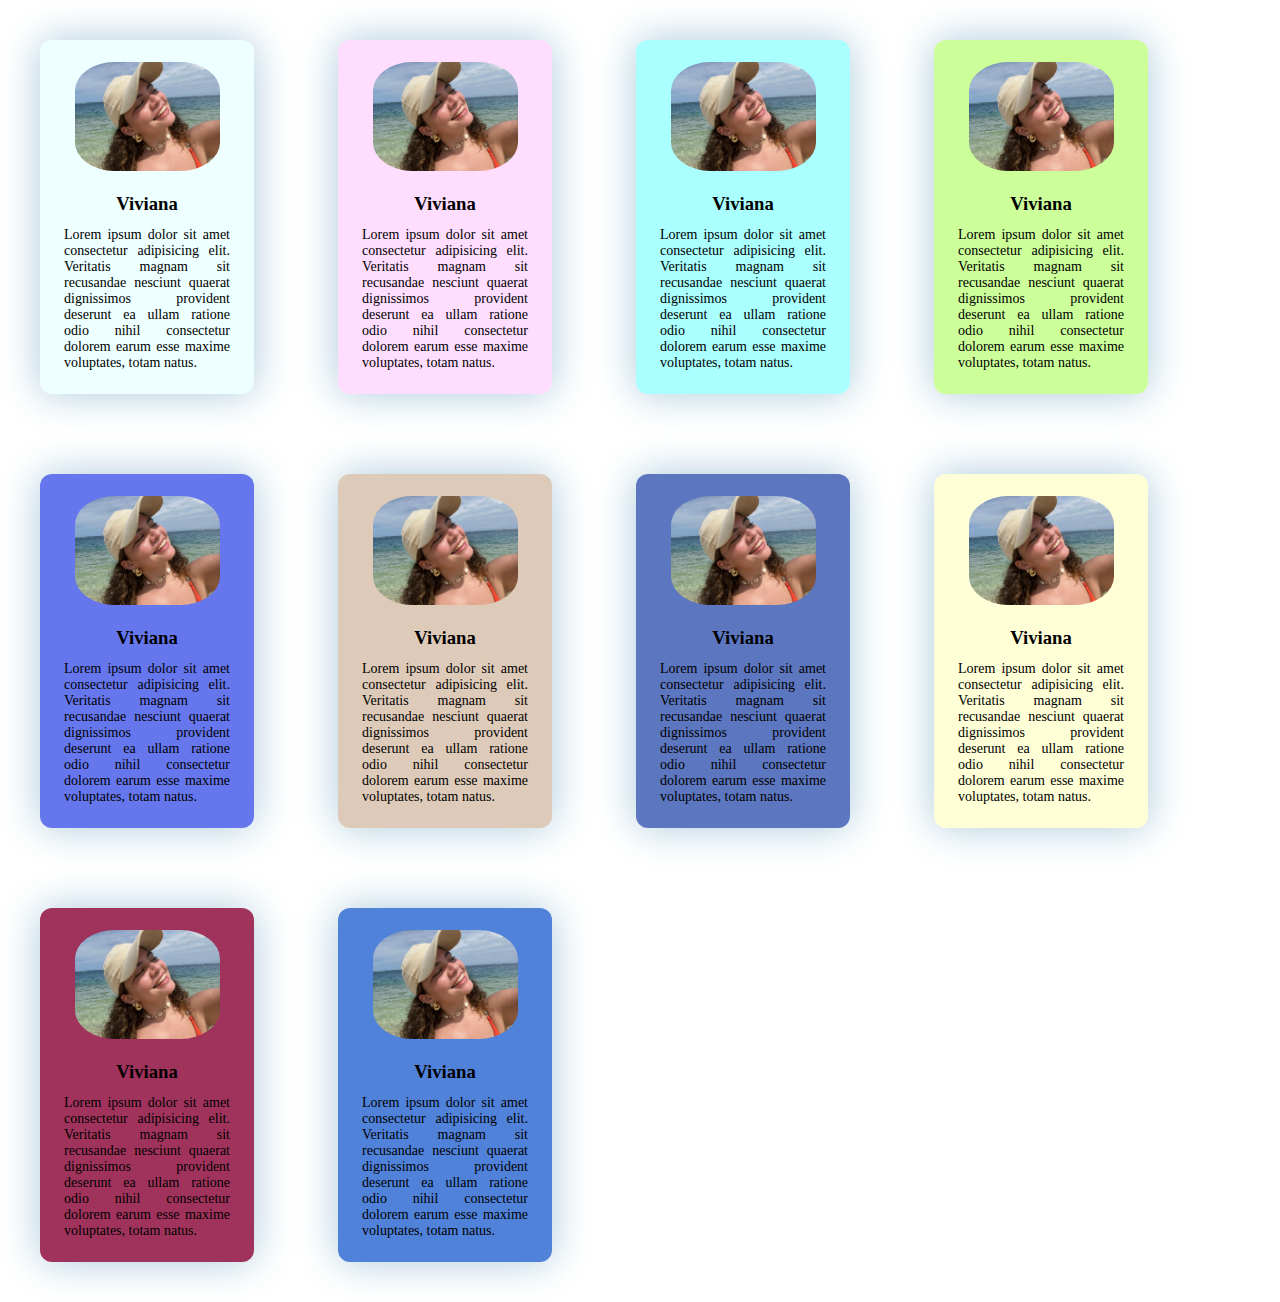
<file: index.html>
<!DOCTYPE html>
<html lang="en">
<head>
    <meta charset="UTF-8">
    <meta name="viewport" content="width=device-width, initial-scale=1.0">
    <title>Cards</title>
    <link rel="stylesheet" href="styles.css">
</head>
<body>
    <header></header>
    <main>
        <div>
            <div class="card_Model" id="card_1">
                <img src="images/diosa.jpg" alt="image example">
                <h3 class="card_Title">Viviana</h3>
                <p class="card_Content">Lorem ipsum dolor sit amet consectetur adipisicing elit. Veritatis magnam sit recusandae nesciunt quaerat dignissimos provident deserunt ea ullam ratione odio nihil consectetur dolorem earum esse maxime voluptates, totam natus.</p>
            </div>
            <div class="card_Model" id="card_2">
                <img src="images/diosa.jpg" alt="image example">
                <h3 class="card_Title">Viviana</h3>
                <p class="card_Content">Lorem ipsum dolor sit amet consectetur adipisicing elit. Veritatis magnam sit recusandae nesciunt quaerat dignissimos provident deserunt ea ullam ratione odio nihil consectetur dolorem earum esse maxime voluptates, totam natus.</p>
            </div>
            <div class="card_Model" id="card_3">
                <img src="images/diosa.jpg" alt="image example">
                <h3 class="card_Title">Viviana</h3>
                <p class="card_Content">Lorem ipsum dolor sit amet consectetur adipisicing elit. Veritatis magnam sit recusandae nesciunt quaerat dignissimos provident deserunt ea ullam ratione odio nihil consectetur dolorem earum esse maxime voluptates, totam natus.</p>
            </div>
            <div class="card_Model" id="card_4">
                <img src="images/diosa.jpg" alt="image example">
                <h3 class="card_Title">Viviana</h3>
                <p class="card_Content">Lorem ipsum dolor sit amet consectetur adipisicing elit. Veritatis magnam sit recusandae nesciunt quaerat dignissimos provident deserunt ea ullam ratione odio nihil consectetur dolorem earum esse maxime voluptates, totam natus.</p>
            </div>
            <div class="card_Model" id="card_5">
                <img src="images/diosa.jpg" alt="image example">
                <h3 class="card_Title">Viviana</h3>
                <p class="card_Content">Lorem ipsum dolor sit amet consectetur adipisicing elit. Veritatis magnam sit recusandae nesciunt quaerat dignissimos provident deserunt ea ullam ratione odio nihil consectetur dolorem earum esse maxime voluptates, totam natus.</p>
            </div>
            <div class="card_Model" id="card_6">
                <img src="images/diosa.jpg" alt="image example">
                <h3 class="card_Title">Viviana</h3>
                <p class="card_Content">Lorem ipsum dolor sit amet consectetur adipisicing elit. Veritatis magnam sit recusandae nesciunt quaerat dignissimos provident deserunt ea ullam ratione odio nihil consectetur dolorem earum esse maxime voluptates, totam natus.</p>
            </div>
            <div class="card_Model" id="card_7">
                <img src="images/diosa.jpg" alt="image example">
                <h3 class="card_Title">Viviana</h3>
                <p class="card_Content">Lorem ipsum dolor sit amet consectetur adipisicing elit. Veritatis magnam sit recusandae nesciunt quaerat dignissimos provident deserunt ea ullam ratione odio nihil consectetur dolorem earum esse maxime voluptates, totam natus.</p>
            </div>
            <div class="card_Model" id="card_8">
                <img src="images/diosa.jpg" alt="image example">
                <h3 class="card_Title">Viviana</h3>
                <p class="card_Content">Lorem ipsum dolor sit amet consectetur adipisicing elit. Veritatis magnam sit recusandae nesciunt quaerat dignissimos provident deserunt ea ullam ratione odio nihil consectetur dolorem earum esse maxime voluptates, totam natus.</p>
            </div>
            <div class="card_Model" id="card_9">
                <img src="images/diosa.jpg" alt="image example">
                <h3 class="card_Title">Viviana</h3>
                <p class="card_Content">Lorem ipsum dolor sit amet consectetur adipisicing elit. Veritatis magnam sit recusandae nesciunt quaerat dignissimos provident deserunt ea ullam ratione odio nihil consectetur dolorem earum esse maxime voluptates, totam natus.</p>
            </div>
            <div class="card_Model" id="card_10">
                <img src="images/diosa.jpg" alt="image example">
                <h3 class="card_Title">Viviana</h3>
                <p class="card_Content">Lorem ipsum dolor sit amet consectetur adipisicing elit. Veritatis magnam sit recusandae nesciunt quaerat dignissimos provident deserunt ea ullam ratione odio nihil consectetur dolorem earum esse maxime voluptates, totam natus.</p>
            </div>
        </div>
    </main>
    <footer></footer>
</body>
</html>
</file>
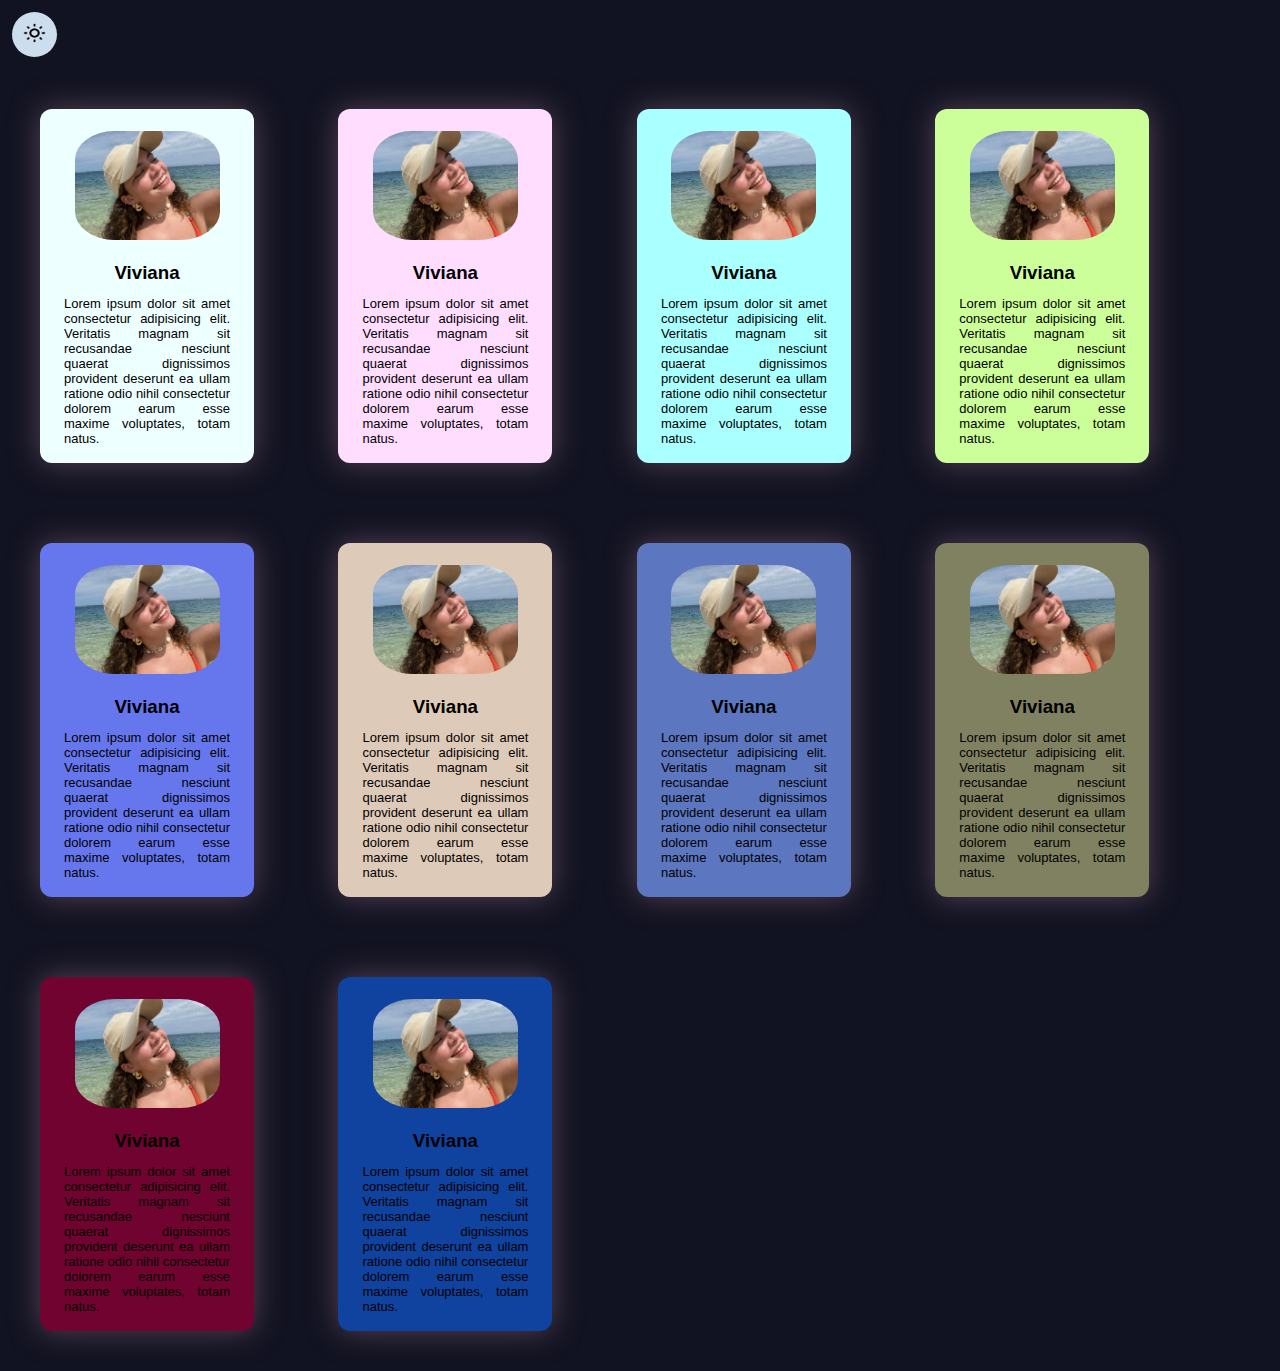
<file: dark_mode.html>
<!DOCTYPE html>
<html lang="en">
<head>
    <meta charset="UTF-8">
    <meta name="viewport" content="width=device-width, initial-scale=1.0">
    <title>Cards</title>
    <link rel="stylesheet" href="styles/styles_dark.css">
</head>
<body>
    <header>
        <button><a href="index.html"><img src="images/light-mode.png" alt="light_mode" class="light_mode"></a></button>
    </header>
    <main>
        <div>
            <div class="card_Model" id="card_1">
                <img src="images/diosa.jpg" alt="image example">
                <h3 class="card_Title">Viviana</h3>
                <p class="card_Content">Lorem ipsum dolor sit amet consectetur adipisicing elit. Veritatis magnam sit recusandae nesciunt quaerat dignissimos provident deserunt ea ullam ratione odio nihil consectetur dolorem earum esse maxime voluptates, totam natus.</p>
            </div>
            <div class="card_Model" id="card_2">
                <img src="images/diosa.jpg" alt="image example">
                <h3 class="card_Title">Viviana</h3>
                <p class="card_Content">Lorem ipsum dolor sit amet consectetur adipisicing elit. Veritatis magnam sit recusandae nesciunt quaerat dignissimos provident deserunt ea ullam ratione odio nihil consectetur dolorem earum esse maxime voluptates, totam natus.</p>
            </div>
            <div class="card_Model" id="card_3">
                <img src="images/diosa.jpg" alt="image example">
                <h3 class="card_Title">Viviana</h3>
                <p class="card_Content">Lorem ipsum dolor sit amet consectetur adipisicing elit. Veritatis magnam sit recusandae nesciunt quaerat dignissimos provident deserunt ea ullam ratione odio nihil consectetur dolorem earum esse maxime voluptates, totam natus.</p>
            </div>
            <div class="card_Model" id="card_4">
                <img src="images/diosa.jpg" alt="image example">
                <h3 class="card_Title">Viviana</h3>
                <p class="card_Content">Lorem ipsum dolor sit amet consectetur adipisicing elit. Veritatis magnam sit recusandae nesciunt quaerat dignissimos provident deserunt ea ullam ratione odio nihil consectetur dolorem earum esse maxime voluptates, totam natus.</p>
            </div>
            <div class="card_Model" id="card_5">
                <img src="images/diosa.jpg" alt="image example">
                <h3 class="card_Title">Viviana</h3>
                <p class="card_Content">Lorem ipsum dolor sit amet consectetur adipisicing elit. Veritatis magnam sit recusandae nesciunt quaerat dignissimos provident deserunt ea ullam ratione odio nihil consectetur dolorem earum esse maxime voluptates, totam natus.</p>
            </div>
            <div class="card_Model" id="card_6">
                <img src="images/diosa.jpg" alt="image example">
                <h3 class="card_Title">Viviana</h3>
                <p class="card_Content">Lorem ipsum dolor sit amet consectetur adipisicing elit. Veritatis magnam sit recusandae nesciunt quaerat dignissimos provident deserunt ea ullam ratione odio nihil consectetur dolorem earum esse maxime voluptates, totam natus.</p>
            </div>
            <div class="card_Model" id="card_7">
                <img src="images/diosa.jpg" alt="image example">
                <h3 class="card_Title">Viviana</h3>
                <p class="card_Content">Lorem ipsum dolor sit amet consectetur adipisicing elit. Veritatis magnam sit recusandae nesciunt quaerat dignissimos provident deserunt ea ullam ratione odio nihil consectetur dolorem earum esse maxime voluptates, totam natus.</p>
            </div>
            <div class="card_Model" id="card_8">
                <img src="images/diosa.jpg" alt="image example">
                <h3 class="card_Title">Viviana</h3>
                <p class="card_Content">Lorem ipsum dolor sit amet consectetur adipisicing elit. Veritatis magnam sit recusandae nesciunt quaerat dignissimos provident deserunt ea ullam ratione odio nihil consectetur dolorem earum esse maxime voluptates, totam natus.</p>
            </div>
            <div class="card_Model" id="card_9">
                <img src="images/diosa.jpg" alt="image example">
                <h3 class="card_Title">Viviana</h3>
                <p class="card_Content">Lorem ipsum dolor sit amet consectetur adipisicing elit. Veritatis magnam sit recusandae nesciunt quaerat dignissimos provident deserunt ea ullam ratione odio nihil consectetur dolorem earum esse maxime voluptates, totam natus.</p>
            </div>
            <div class="card_Model" id="card_10">
                <img src="images/diosa.jpg" alt="image example">
                <h3 class="card_Title">Viviana</h3>
                <p class="card_Content">Lorem ipsum dolor sit amet consectetur adipisicing elit. Veritatis magnam sit recusandae nesciunt quaerat dignissimos provident deserunt ea ullam ratione odio nihil consectetur dolorem earum esse maxime voluptates, totam natus.</p>
            </div>
        </div>
    </main>
    <footer></footer>
</body>
</html>
</file>
<file: styles.css>
*{
    padding: 0;
    margin: 0;
}

.card_Model{
    height: 330px;
    width: 190px;
    margin: 40px;
    padding: 12px;
    border-radius: 12px;
    display: inline-block;
    text-align: center;
    box-shadow: 0px 0px 40px #abcadb;
}
img{
    width: 145px;
    border-radius: 30%;
    padding: 10px;
}
.card_Title{
    margin: 8px;
}
.card_Content{
    text-align: justify;
    font-size: 14px;
    margin: 12px;
}
#card_1{
    background-color: #eff;
}
#card_2{
    background-color: #fdf;
}
#card_3{
    background-color: #aff;
}
#card_4{
    background-color: #cf9;
}
#card_5{
    background-color: #67e;
}
#card_6{
    background-color: #decab8;
}
#card_7{
    background-color: #5c76bf;
}
#card_8{
    background-color: #ffa7;
}
#card_9{
    background-color: #803c;
}
#card_10{
    background-color: #15cb;
}
</file>
<file: styles/styles_dark.css>
*{
    padding: 0;
    margin: 0;
    font-family: 'Trebuchet MS', 'Lucida Sans Unicode', 'Lucida Grande', 'Lucida Sans', Arial, sans-serif;
}
body{
    background-color: #121322;
}
.card_Model{
    height: 330px;
    width: 190px;
    margin: 40px;
    padding: 12px;
    border-radius: 12px;
    display: inline-block;
    text-align: center;
    box-shadow: 0px 0px 30px #564455;
}
img{
    width: 145px;
    border-radius: 30%;
    padding: 10px;
}
.card_Title{
    margin: 8px;
}
.card_Content{
    text-align: justify;
    font-size: 13px;
    margin: 12px;
}
#card_1{
    background-color: #eff;
}
#card_2{
    background-color: #fdf;
}
#card_3{
    background-color: #aff;
}
#card_4{
    background-color: #cf9;
}
#card_5{
    background-color: #67e;
}
#card_6{
    background-color: #decab8;
}
#card_7{
    background-color: #5c76bf;
}
#card_8{
    background-color: #ffa7;
}
#card_9{
    background-color: #803c;
}
#card_10{
    background-color: #15cb;
}

.light_mode{
    height: 22px;
    width: 25px;
}

button{
    border: none;
    margin: 12px;
    border-radius: 50%;
    padding: 0;
    background-color: #cde;
}
</file>
